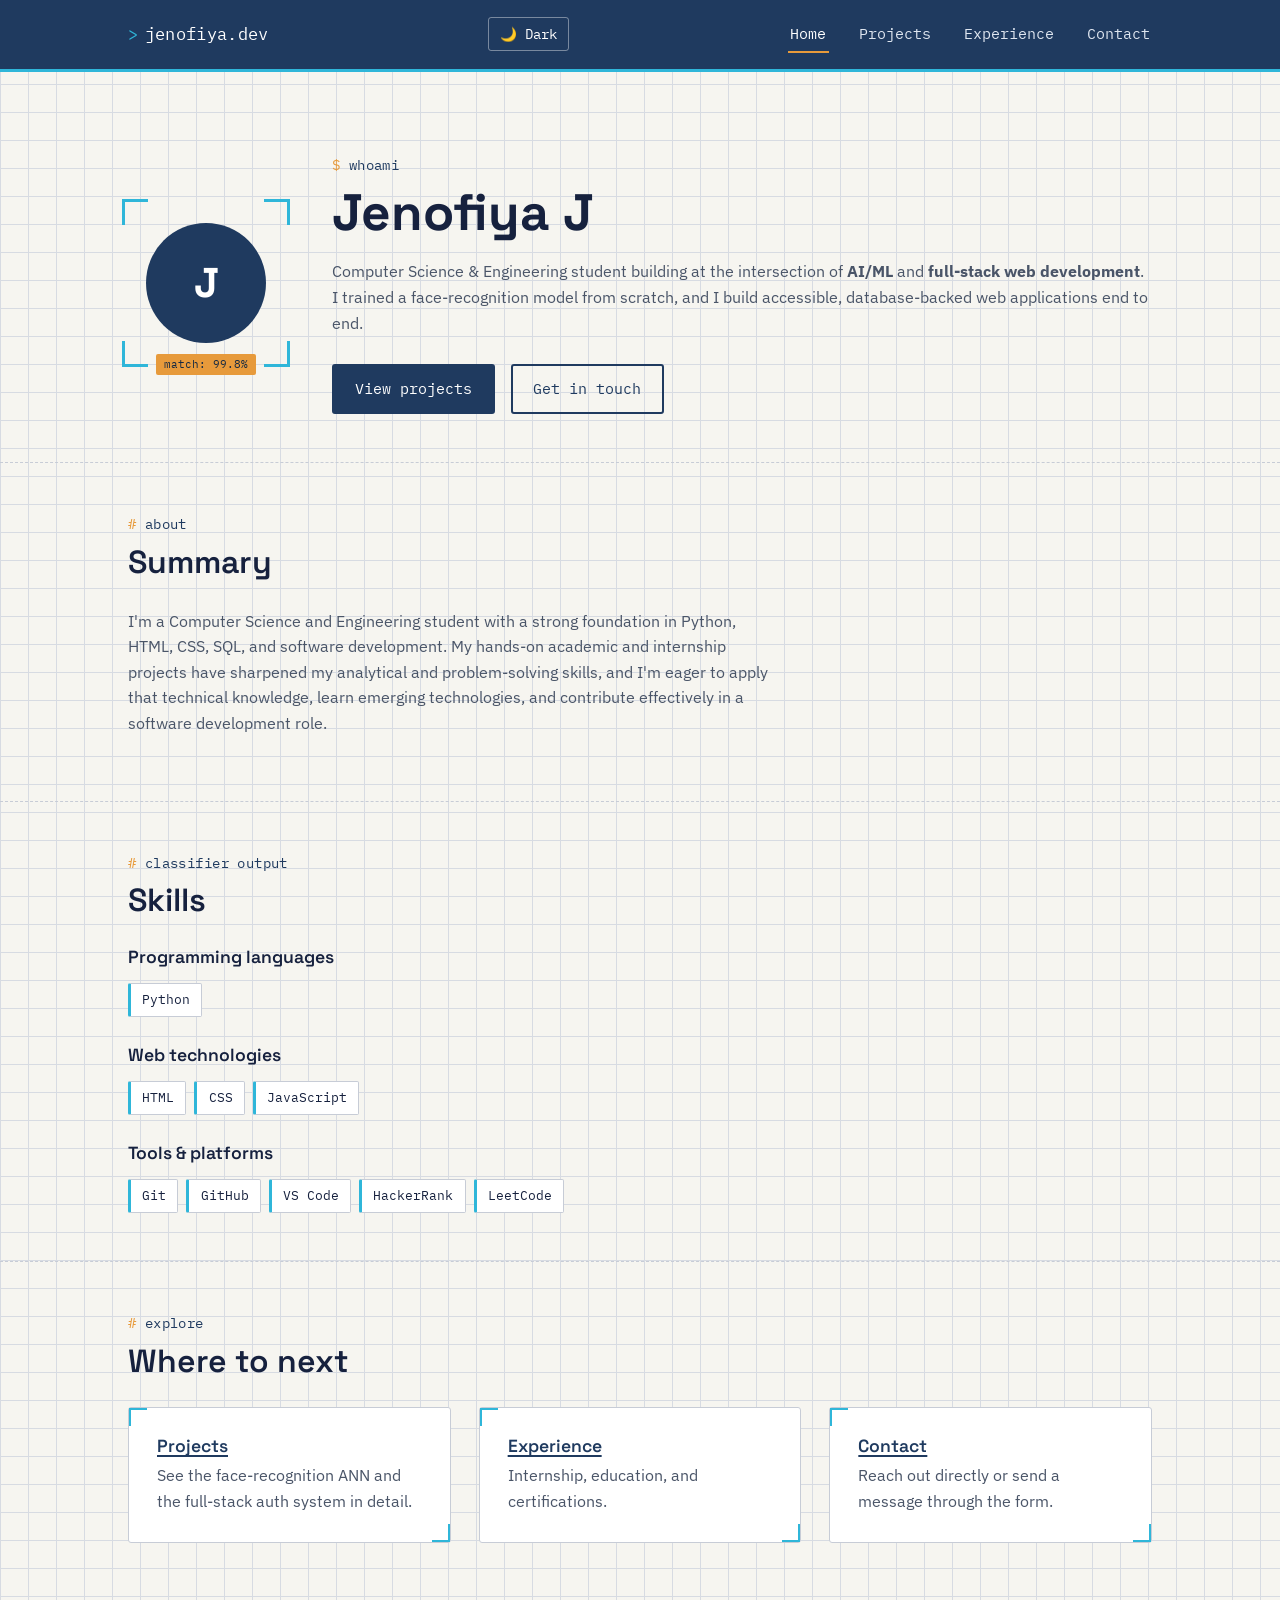
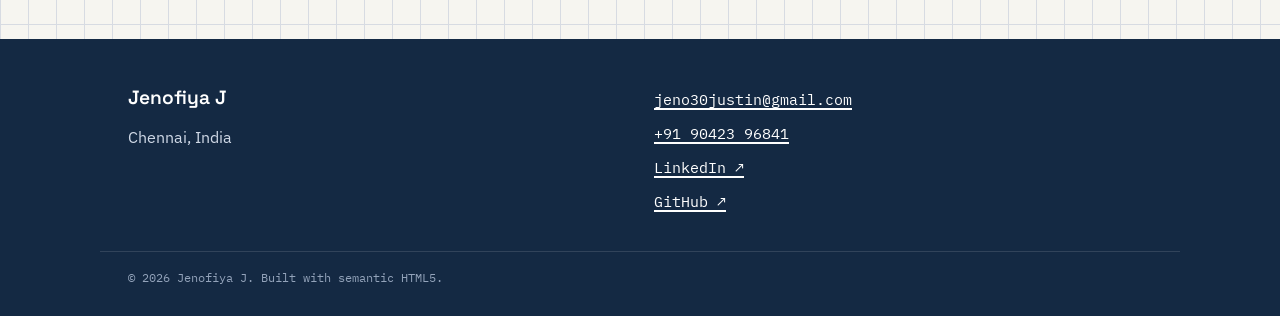
<file: index.html>
<!DOCTYPE html>
<html lang="en">
<head>
  <meta charset="UTF-8" />
  <meta name="viewport" content="width=device-width, initial-scale=1.0" />
  <title>Jenofiya J — Computer Science Engineering Student &amp; Developer</title>
  <meta name="description" content="Portfolio of Jenofiya J, a Computer Science and Engineering student specializing in Python, AI/ML, and full-stack web development. View projects, internship experience, and certifications." />
  <meta name="keywords" content="Jenofiya J, Computer Science student, Python developer, AI ML intern, web developer portfolio, Chennai" />
  <meta name="author" content="Jenofiya J" />
  <link rel="canonical" href="index.html" />

  <!-- Open Graph / social preview -->
  <meta property="og:type" content="website" />
  <meta property="og:title" content="Jenofiya J — Computer Science Engineering Student & Developer" />
  <meta property="og:description" content="AI/ML and full-stack web development portfolio: projects, internship experience, and certifications." />
  <meta property="og:url" content="index.html" />
  <meta name="twitter:card" content="summary" />

  <meta name="theme-color" content="#1f3a5f" />
  <link rel="icon" href="data:image/svg+xml,%3Csvg xmlns='http://www.w3.org/2000/svg' viewBox='0 0 100 100'%3E%3Crect width='100' height='100' rx='16' fill='%231f3a5f'/%3E%3Ctext x='50' y='68' font-size='58' font-family='monospace' fill='%232fb6d9' text-anchor='middle'%3EJ%3C/text%3E%3C/svg%3E" />

  <link rel="preconnect" href="https://fonts.googleapis.com" />
  <link rel="preconnect" href="https://fonts.gstatic.com" crossorigin />
  <link href="https://fonts.googleapis.com/css2?family=IBM+Plex+Mono:wght@400;500&family=IBM+Plex+Sans:wght@400;500&family=Space+Grotesk:wght@500;700&display=swap" rel="stylesheet" />
  <link rel="stylesheet" href="style.css" />
</head>
<body>
  <a class="skip-link" href="#main">Skip to main content</a>

  <header class="site-header">
    <div class="nav-bar">
      <a class="brand" href="index.html"><span class="prompt">&gt;</span> jenofiya.dev</a>
      <div class="nav-controls">
        <button class="theme-toggle" type="button" aria-pressed="false">🌙 Dark</button>
        <button class="nav-toggle" type="button" aria-expanded="false" aria-controls="primary-nav">
          Menu
        </button>
      </div>
      <nav class="main-nav" id="primary-nav" aria-label="Primary">
        <ul>
          <li><a href="index.html" aria-current="page">Home</a></li>
          <li><a href="projects.html">Projects</a></li>
          <li><a href="experience.html">Experience</a></li>
          <li><a href="contact.html">Contact</a></li>
        </ul>
      </nav>
    </div>
  </header>

  <main id="main">
    <section class="hero" aria-labelledby="hero-heading">
      <div class="container hero-grid">
        <div class="scan-frame" aria-hidden="true">
          <div class="avatar">J</div>
          <span class="corner tl"></span>
          <span class="corner tr"></span>
          <span class="corner bl"></span>
          <span class="corner br"></span>
          <span class="tag">match: 99.8%</span>
        </div>
        <div>
          <span class="eyebrow"><span class="prompt">$</span> whoami</span>
          <h1 id="hero-heading">Jenofiya J</h1>
          <p>
            Computer Science &amp; Engineering student building at the intersection of
            <strong>AI/ML</strong> and <strong>full-stack web development</strong>. I trained a
            face-recognition model from scratch, and I build accessible, database-backed web
            applications end to end.
          </p>
          <div class="hero-actions">
            <a class="btn btn-primary" href="projects.html">View projects</a>
            <a class="btn btn-secondary" href="contact.html">Get in touch</a>
          </div>
        </div>
      </div>
    </section>

    <section aria-labelledby="about-heading">
      <div class="container">
        <div class="section-head">
          <span class="eyebrow"><span class="prompt">#</span> about</span>
          <h2 id="about-heading">Summary</h2>
        </div>
        <p style="max-width: 65ch;">
          I'm a Computer Science and Engineering student with a strong foundation in Python,
          HTML, CSS, SQL, and software development. My hands-on academic and internship
          projects have sharpened my analytical and problem-solving skills, and I'm eager to
          apply that technical knowledge, learn emerging technologies, and contribute
          effectively in a software development role.
        </p>
      </div>
    </section>

    <section aria-labelledby="skills-heading">
      <div class="container">
        <div class="section-head">
          <span class="eyebrow"><span class="prompt">#</span> classifier output</span>
          <h2 id="skills-heading">Skills</h2>
        </div>

        <h3>Programming languages</h3>
        <ul class="chip-row" aria-label="Programming languages">
          <li class="chip">Python</li>
        </ul>

        <h3 style="margin-top: var(--space-3);">Web technologies</h3>
        <ul class="chip-row" aria-label="Web technologies">
          <li class="chip">HTML</li>
          <li class="chip">CSS</li>
          <li class="chip">JavaScript</li>
        </ul>

        <h3 style="margin-top: var(--space-3);">Tools &amp; platforms</h3>
        <ul class="chip-row" aria-label="Tools and platforms">
          <li class="chip">Git</li>
          <li class="chip">GitHub</li>
          <li class="chip">VS Code</li>
          <li class="chip">HackerRank</li>
          <li class="chip">LeetCode</li>
        </ul>
      </div>
    </section>

    <section aria-labelledby="quicklinks-heading">
      <div class="container">
        <div class="section-head">
          <span class="eyebrow"><span class="prompt">#</span> explore</span>
          <h2 id="quicklinks-heading">Where to next</h2>
        </div>
        <div class="card-grid">
          <article class="card">
            <h3><a href="projects.html">Projects</a></h3>
            <p style="margin-bottom:0;">See the face-recognition ANN and the full-stack auth system in detail.</p>
          </article>
          <article class="card">
            <h3><a href="experience.html">Experience</a></h3>
            <p style="margin-bottom:0;">Internship, education, and certifications.</p>
          </article>
          <article class="card">
            <h3><a href="contact.html">Contact</a></h3>
            <p style="margin-bottom:0;">Reach out directly or send a message through the form.</p>
          </article>
        </div>
      </div>
    </section>
  </main>

  <footer class="site-footer">
    <div class="container footer-grid">
      <div>
        <h2 style="color:#fff; font-size:1.2rem;">Jenofiya J</h2>
        <p style="color:#cfd8e6;">Chennai, India</p>
      </div>
      <div>
        <h2 class="visually-hidden">Contact links</h2>
        <ul class="contact-info-list">
          <li><a href="mailto:jeno30justin@gmail.com">jeno30justin@gmail.com</a></li>
          <li><a href="tel:+919042396841">+91 90423 96841</a></li>
          <!-- Add your real profile URLs here -->
          <li><a href="#">LinkedIn ↗</a></li>
          <li><a href="#">GitHub ↗</a></li>
        </ul>
      </div>
    </div>
    <p class="footer-note container">© 2026 Jenofiya J. Built with semantic HTML5.</p>
  </footer>

  <script src="script.js"></script>
</body>
</html>
</file>
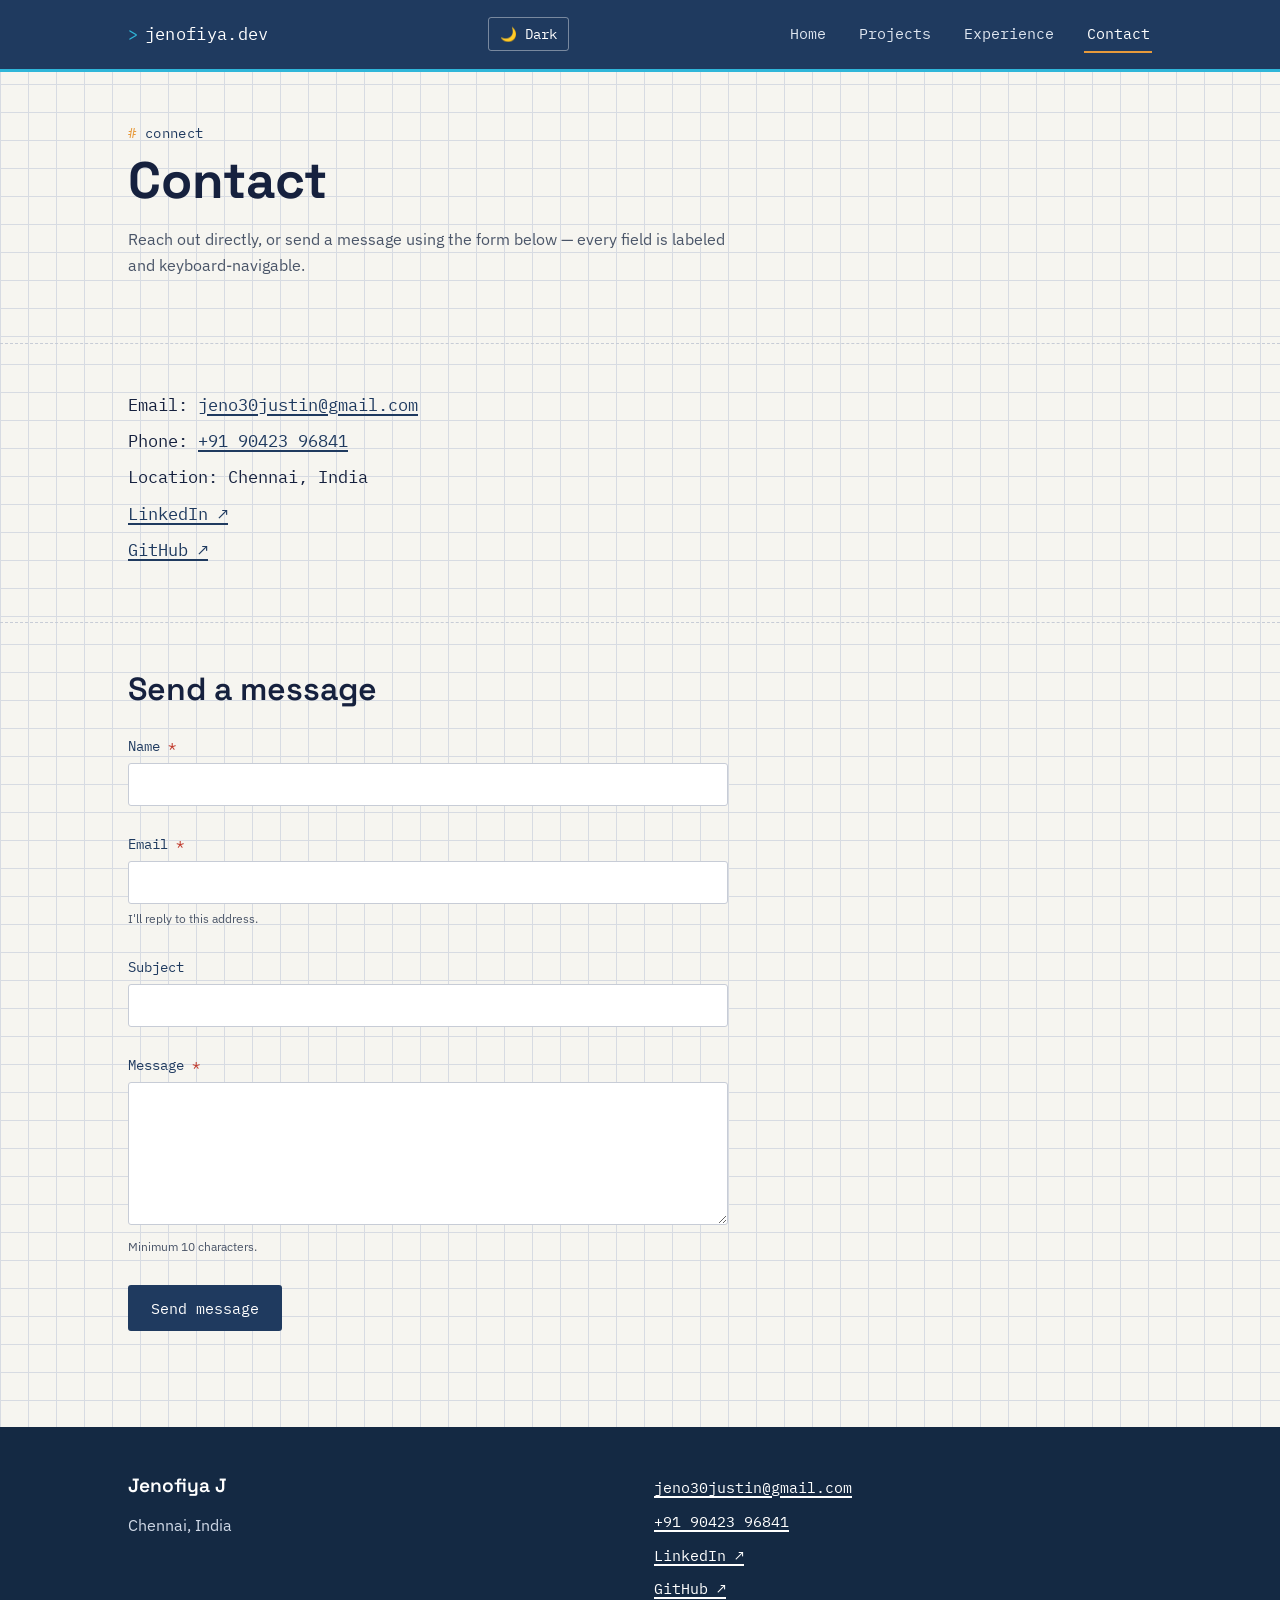
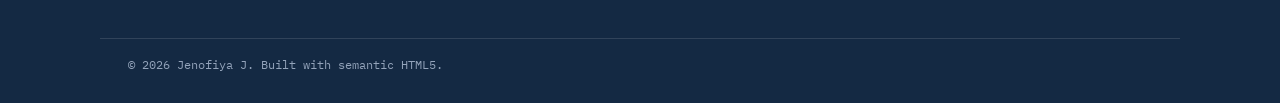
<file: contact.html>
<!DOCTYPE html>
<html lang="en">
<head>
  <meta charset="UTF-8" />
  <meta name="viewport" content="width=device-width, initial-scale=1.0" />
  <title>Contact — Jenofiya J</title>
  <meta name="description" content="Get in touch with Jenofiya J, a Computer Science and Engineering student and developer based in Chennai, India." />
  <meta name="keywords" content="Jenofiya J contact, hire computer science student Chennai" />
  <meta name="author" content="Jenofiya J" />
  <link rel="canonical" href="contact.html" />

  <meta property="og:type" content="website" />
  <meta property="og:title" content="Contact — Jenofiya J" />
  <meta property="og:description" content="Reach out directly or send a message through the accessible contact form." />
  <meta property="og:url" content="contact.html" />
  <meta name="twitter:card" content="summary" />

  <meta name="theme-color" content="#1f3a5f" />
  <link rel="icon" href="data:image/svg+xml,%3Csvg xmlns='http://www.w3.org/2000/svg' viewBox='0 0 100 100'%3E%3Crect width='100' height='100' rx='16' fill='%231f3a5f'/%3E%3Ctext x='50' y='68' font-size='58' font-family='monospace' fill='%232fb6d9' text-anchor='middle'%3EJ%3C/text%3E%3C/svg%3E" />

  <link rel="preconnect" href="https://fonts.googleapis.com" />
  <link rel="preconnect" href="https://fonts.gstatic.com" crossorigin />
  <link href="https://fonts.googleapis.com/css2?family=IBM+Plex+Mono:wght@400;500&family=IBM+Plex+Sans:wght@400;500&family=Space+Grotesk:wght@500;700&display=swap" rel="stylesheet" />
  <link rel="stylesheet" href="style.css" />
</head>
<body>
  <a class="skip-link" href="#main">Skip to main content</a>

  <header class="site-header">
    <div class="nav-bar">
      <a class="brand" href="index.html"><span class="prompt">&gt;</span> jenofiya.dev</a>
      <div class="nav-controls">
        <button class="theme-toggle" type="button" aria-pressed="false">🌙 Dark</button>
        <button class="nav-toggle" type="button" aria-expanded="false" aria-controls="primary-nav">
          Menu
        </button>
      </div>
      <nav class="main-nav" id="primary-nav" aria-label="Primary">
        <ul>
          <li><a href="index.html">Home</a></li>
          <li><a href="projects.html">Projects</a></li>
          <li><a href="experience.html">Experience</a></li>
          <li><a href="contact.html" aria-current="page">Contact</a></li>
        </ul>
      </nav>
    </div>
  </header>

  <main id="main">
    <section aria-labelledby="page-heading">
      <div class="container">
        <span class="eyebrow"><span class="prompt">#</span> connect</span>
        <h1 id="page-heading">Contact</h1>
        <p style="max-width: 60ch;">Reach out directly, or send a message using the form below — every field is labeled and keyboard-navigable.</p>
      </div>
    </section>

    <section aria-labelledby="direct-heading">
      <div class="container">
        <h2 id="direct-heading" class="visually-hidden">Direct contact details</h2>
        <ul class="contact-info-list" style="font-size: 1.05rem;">
          <li>Email: <a href="mailto:jeno30justin@gmail.com">jeno30justin@gmail.com</a></li>
          <li>Phone: <a href="tel:+919042396841">+91 90423 96841</a></li>
          <li>Location: Chennai, India</li>
          <!-- Add your real profile URLs here -->
          <li><a href="#">LinkedIn ↗</a></li>
          <li><a href="#">GitHub ↗</a></li>
        </ul>
      </div>
    </section>

    <section aria-labelledby="form-heading">
      <div class="container">
        <div class="section-head">
          <h2 id="form-heading">Send a message</h2>
        </div>

        <div id="form-status" aria-live="polite"></div>

        <form id="contact-form" novalidate style="max-width: 600px;">
          <div class="form-field">
            <label for="name">Name <span class="required-marker" aria-hidden="true">*</span></label>
            <input
              type="text"
              id="name"
              name="name"
              autocomplete="name"
              required
              aria-required="true"
              aria-describedby="name-error"
            />
            <p class="error" id="name-error" role="alert"></p>
          </div>

          <div class="form-field">
            <label for="email">Email <span class="required-marker" aria-hidden="true">*</span></label>
            <input
              type="email"
              id="email"
              name="email"
              autocomplete="email"
              required
              aria-required="true"
              aria-describedby="email-hint email-error"
            />
            <p class="hint" id="email-hint">I'll reply to this address.</p>
            <p class="error" id="email-error" role="alert"></p>
          </div>

          <div class="form-field">
            <label for="subject">Subject</label>
            <input
              type="text"
              id="subject"
              name="subject"
              autocomplete="off"
            />
          </div>

          <div class="form-field">
            <label for="message">Message <span class="required-marker" aria-hidden="true">*</span></label>
            <textarea
              id="message"
              name="message"
              rows="6"
              required
              aria-required="true"
              aria-describedby="message-hint message-error"
            ></textarea>
            <p class="hint" id="message-hint">Minimum 10 characters.</p>
            <p class="error" id="message-error" role="alert"></p>
          </div>

          <button type="submit" class="btn btn-primary">Send message</button>
        </form>
      </div>
    </section>
  </main>

  <footer class="site-footer">
    <div class="container footer-grid">
      <div>
        <h2 style="color:#fff; font-size:1.2rem;">Jenofiya J</h2>
        <p style="color:#cfd8e6;">Chennai, India</p>
      </div>
      <div>
        <h2 class="visually-hidden">Contact links</h2>
        <ul class="contact-info-list">
          <li><a href="mailto:jeno30justin@gmail.com">jeno30justin@gmail.com</a></li>
          <li><a href="tel:+919042396841">+91 90423 96841</a></li>
          <li><a href="#">LinkedIn ↗</a></li>
          <li><a href="#">GitHub ↗</a></li>
        </ul>
      </div>
    </div>
    <p class="footer-note container">© 2026 Jenofiya J. Built with semantic HTML5.</p>
  </footer>

  <script src="script.js"></script>
</body>
</html>
</file>
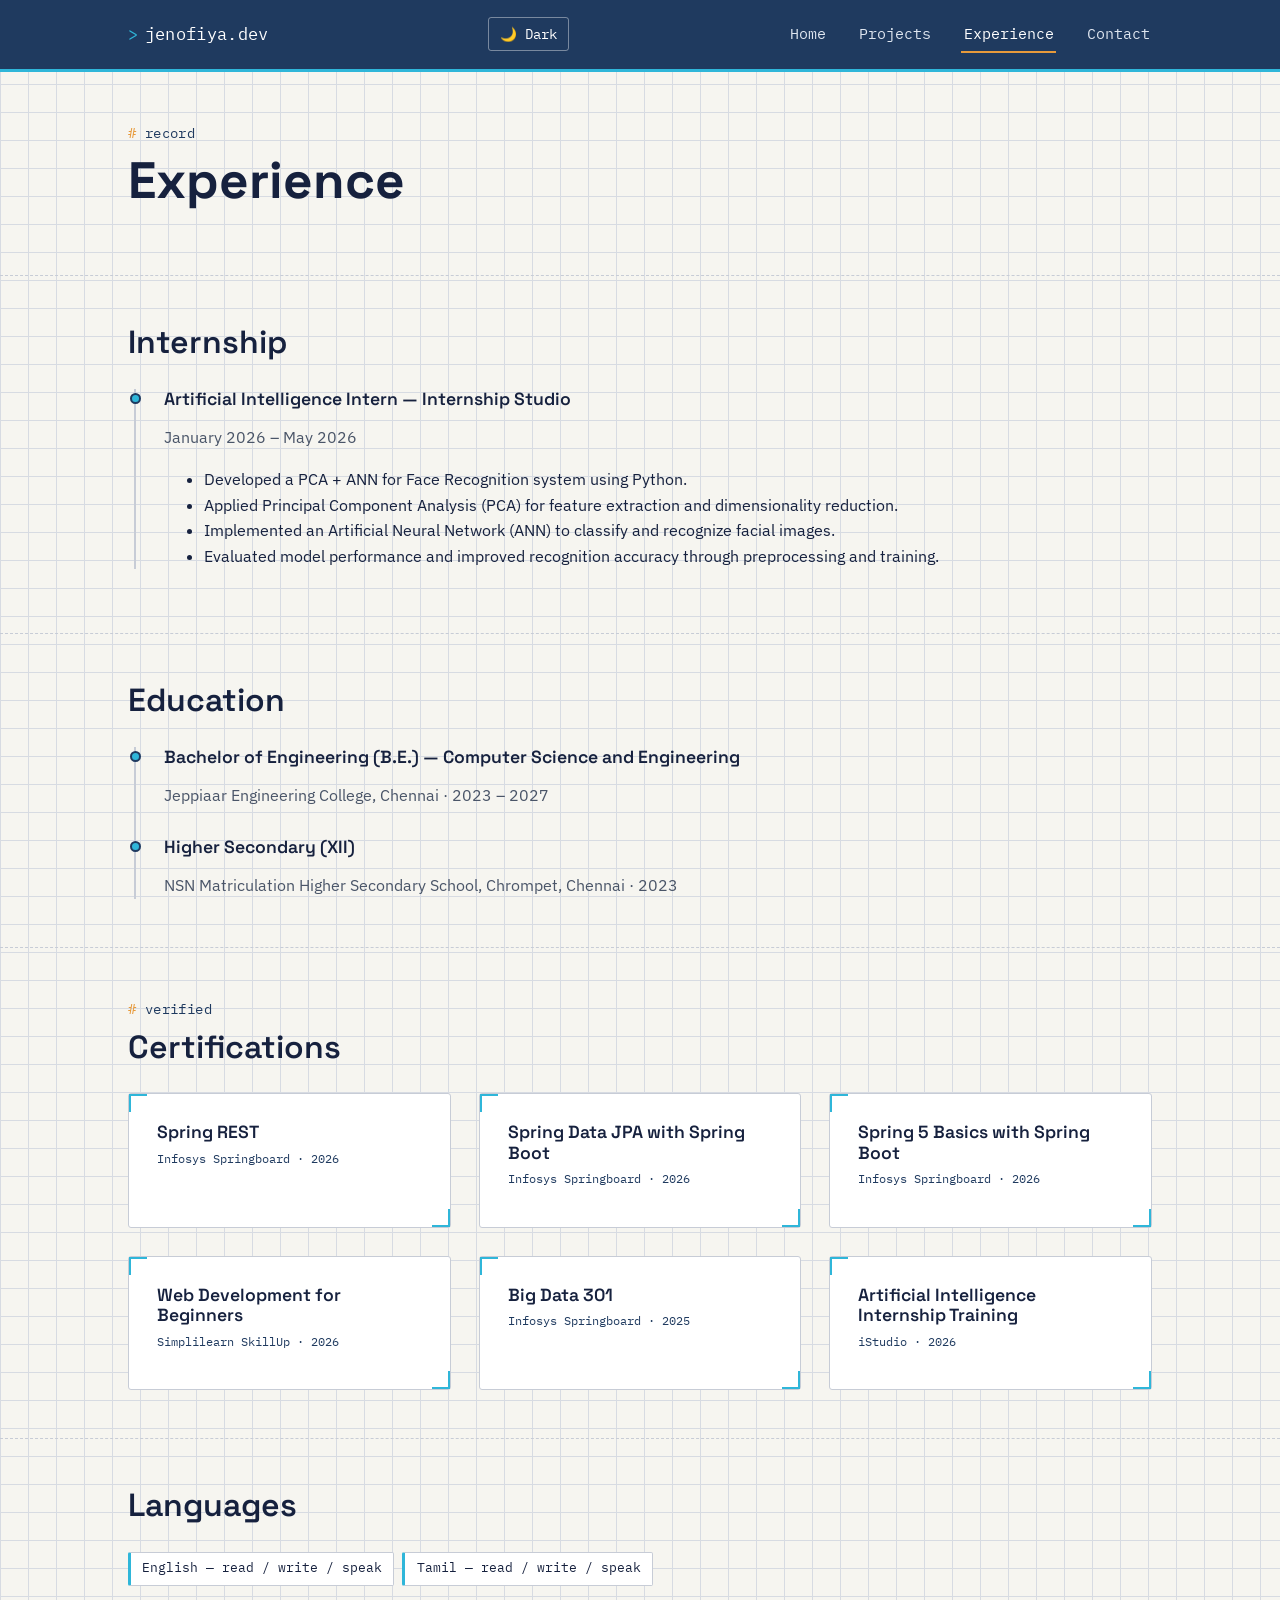
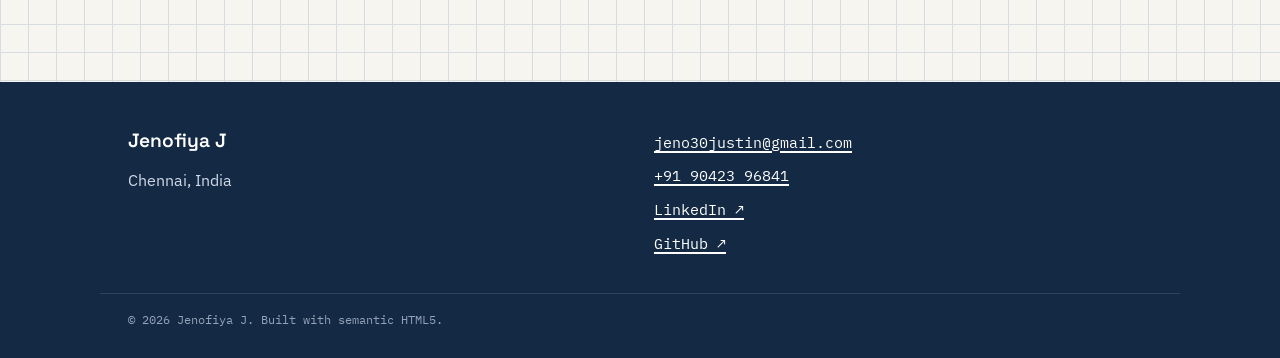
<file: experience.html>
<!DOCTYPE html>
<html lang="en">
<head>
  <meta charset="UTF-8" />
  <meta name="viewport" content="width=device-width, initial-scale=1.0" />
  <title>Experience — Jenofiya J</title>
  <meta name="description" content="Internship experience, education, and certifications of Jenofiya J, including an AI internship at Internship Studio and certifications from Infosys Springboard and Simplilearn." />
  <meta name="keywords" content="Jenofiya J experience, AI internship, Jeppiaar Engineering College, Infosys Springboard certifications" />
  <meta name="author" content="Jenofiya J" />
  <link rel="canonical" href="experience.html" />

  <meta property="og:type" content="website" />
  <meta property="og:title" content="Experience — Jenofiya J" />
  <meta property="og:description" content="AI internship, education, and certifications." />
  <meta property="og:url" content="experience.html" />
  <meta name="twitter:card" content="summary" />

  <meta name="theme-color" content="#1f3a5f" />
  <link rel="icon" href="data:image/svg+xml,%3Csvg xmlns='http://www.w3.org/2000/svg' viewBox='0 0 100 100'%3E%3Crect width='100' height='100' rx='16' fill='%231f3a5f'/%3E%3Ctext x='50' y='68' font-size='58' font-family='monospace' fill='%232fb6d9' text-anchor='middle'%3EJ%3C/text%3E%3C/svg%3E" />

  <link rel="preconnect" href="https://fonts.googleapis.com" />
  <link rel="preconnect" href="https://fonts.gstatic.com" crossorigin />
  <link href="https://fonts.googleapis.com/css2?family=IBM+Plex+Mono:wght@400;500&family=IBM+Plex+Sans:wght@400;500&family=Space+Grotesk:wght@500;700&display=swap" rel="stylesheet" />
  <link rel="stylesheet" href="style.css" />
</head>
<body>
  <a class="skip-link" href="#main">Skip to main content</a>

  <header class="site-header">
    <div class="nav-bar">
      <a class="brand" href="index.html"><span class="prompt">&gt;</span> jenofiya.dev</a>
      <div class="nav-controls">
        <button class="theme-toggle" type="button" aria-pressed="false">🌙 Dark</button>
        <button class="nav-toggle" type="button" aria-expanded="false" aria-controls="primary-nav">
          Menu
        </button>
      </div>
      <nav class="main-nav" id="primary-nav" aria-label="Primary">
        <ul>
          <li><a href="index.html">Home</a></li>
          <li><a href="projects.html">Projects</a></li>
          <li><a href="experience.html" aria-current="page">Experience</a></li>
          <li><a href="contact.html">Contact</a></li>
        </ul>
      </nav>
    </div>
  </header>

  <main id="main">
    <section aria-labelledby="page-heading">
      <div class="container">
        <span class="eyebrow"><span class="prompt">#</span> record</span>
        <h1 id="page-heading">Experience</h1>
      </div>
    </section>

    <section aria-labelledby="internship-heading">
      <div class="container">
        <div class="section-head">
          <h2 id="internship-heading">Internship</h2>
        </div>
        <div class="timeline">
          <div class="timeline-item">
            <h3>Artificial Intelligence Intern — Internship Studio</h3>
            <span class="meta" style="color: var(--ink-soft); display:block; margin-bottom:0.5rem;">January 2026 – May 2026</span>
            <ul>
              <li>Developed a PCA + ANN for Face Recognition system using Python.</li>
              <li>Applied Principal Component Analysis (PCA) for feature extraction and dimensionality reduction.</li>
              <li>Implemented an Artificial Neural Network (ANN) to classify and recognize facial images.</li>
              <li>Evaluated model performance and improved recognition accuracy through preprocessing and training.</li>
            </ul>
          </div>
        </div>
      </div>
    </section>

    <section aria-labelledby="education-heading">
      <div class="container">
        <div class="section-head">
          <h2 id="education-heading">Education</h2>
        </div>
        <div class="timeline">
          <div class="timeline-item">
            <h3>Bachelor of Engineering (B.E.) — Computer Science and Engineering</h3>
            <p style="margin-bottom:0;">Jeppiaar Engineering College, Chennai · 2023 – 2027</p>
          </div>
          <div class="timeline-item">
            <h3>Higher Secondary (XII)</h3>
            <p style="margin-bottom:0;">NSN Matriculation Higher Secondary School, Chrompet, Chennai · 2023</p>
          </div>
        </div>
      </div>
    </section>

    <section aria-labelledby="certs-heading">
      <div class="container">
        <div class="section-head">
          <span class="eyebrow"><span class="prompt">#</span> verified</span>
          <h2 id="certs-heading">Certifications</h2>
        </div>
        <div class="card-grid">
          <article class="card">
            <h3>Spring REST</h3>
            <span class="meta">Infosys Springboard · 2026</span>
          </article>
          <article class="card">
            <h3>Spring Data JPA with Spring Boot</h3>
            <span class="meta">Infosys Springboard · 2026</span>
          </article>
          <article class="card">
            <h3>Spring 5 Basics with Spring Boot</h3>
            <span class="meta">Infosys Springboard · 2026</span>
          </article>
          <article class="card">
            <h3>Web Development for Beginners</h3>
            <span class="meta">Simplilearn SkillUp · 2026</span>
          </article>
          <article class="card">
            <h3>Big Data 301</h3>
            <span class="meta">Infosys Springboard · 2025</span>
          </article>
          <article class="card">
            <h3>Artificial Intelligence Internship Training</h3>
            <span class="meta">iStudio · 2026</span>
          </article>
        </div>
      </div>
    </section>

    <section aria-labelledby="languages-heading">
      <div class="container">
        <div class="section-head">
          <h2 id="languages-heading">Languages</h2>
        </div>
        <ul class="chip-row" aria-label="Languages known">
          <li class="chip">English — read / write / speak</li>
          <li class="chip">Tamil — read / write / speak</li>
        </ul>
      </div>
    </section>
  </main>

  <footer class="site-footer">
    <div class="container footer-grid">
      <div>
        <h2 style="color:#fff; font-size:1.2rem;">Jenofiya J</h2>
        <p style="color:#cfd8e6;">Chennai, India</p>
      </div>
      <div>
        <h2 class="visually-hidden">Contact links</h2>
        <ul class="contact-info-list">
          <li><a href="mailto:jeno30justin@gmail.com">jeno30justin@gmail.com</a></li>
          <li><a href="tel:+919042396841">+91 90423 96841</a></li>
          <li><a href="#">LinkedIn ↗</a></li>
          <li><a href="#">GitHub ↗</a></li>
        </ul>
      </div>
    </div>
    <p class="footer-note container">© 2026 Jenofiya J. Built with semantic HTML5.</p>
  </footer>

  <script src="script.js"></script>
</body>
</html>
</file>
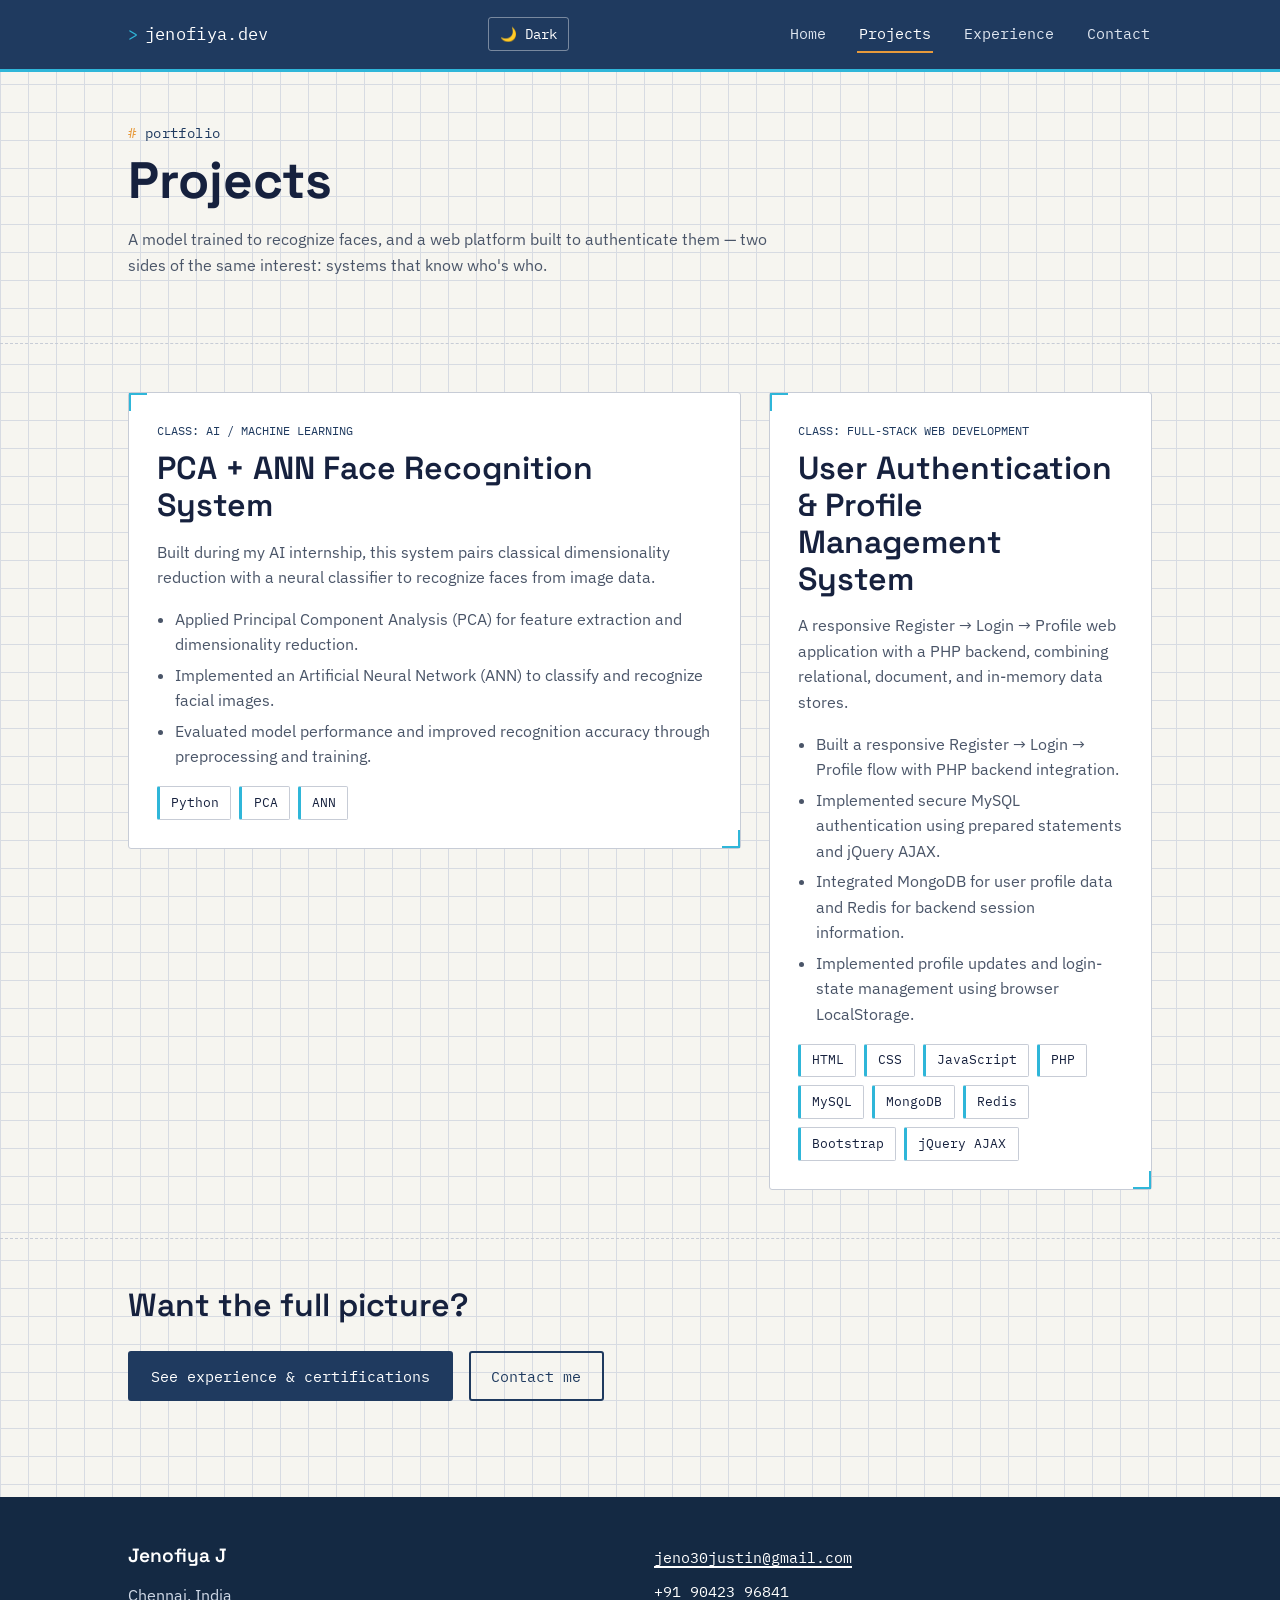
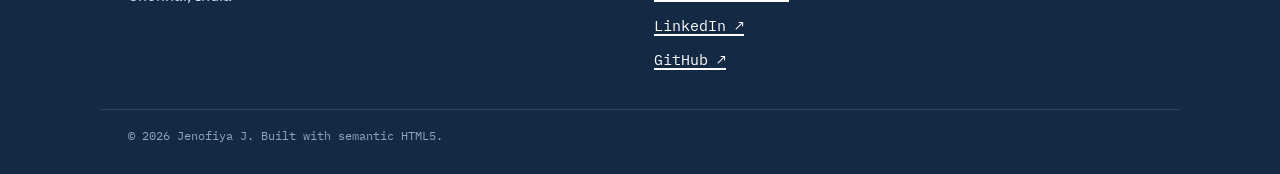
<file: projects.html>
<!DOCTYPE html>
<html lang="en">
<head>
  <meta charset="UTF-8" />
  <meta name="viewport" content="width=device-width, initial-scale=1.0" />
  <title>Projects — Jenofiya J</title>
  <meta name="description" content="Featured projects by Jenofiya J: a PCA + ANN face recognition system, and a full-stack user authentication and profile management system." />
  <meta name="keywords" content="Jenofiya J projects, face recognition PCA ANN, user authentication system, PHP MySQL MongoDB Redis" />
  <meta name="author" content="Jenofiya J" />
  <link rel="canonical" href="projects.html" />

  <meta property="og:type" content="website" />
  <meta property="og:title" content="Projects — Jenofiya J" />
  <meta property="og:description" content="A PCA + ANN face recognition system and a full-stack authentication platform." />
  <meta property="og:url" content="projects.html" />
  <meta name="twitter:card" content="summary" />

  <meta name="theme-color" content="#1f3a5f" />
  <link rel="icon" href="data:image/svg+xml,%3Csvg xmlns='http://www.w3.org/2000/svg' viewBox='0 0 100 100'%3E%3Crect width='100' height='100' rx='16' fill='%231f3a5f'/%3E%3Ctext x='50' y='68' font-size='58' font-family='monospace' fill='%232fb6d9' text-anchor='middle'%3EJ%3C/text%3E%3C/svg%3E" />

  <link rel="preconnect" href="https://fonts.googleapis.com" />
  <link rel="preconnect" href="https://fonts.gstatic.com" crossorigin />
  <link href="https://fonts.googleapis.com/css2?family=IBM+Plex+Mono:wght@400;500&family=IBM+Plex+Sans:wght@400;500&family=Space+Grotesk:wght@500;700&display=swap" rel="stylesheet" />
  <link rel="stylesheet" href="style.css" />
</head>
<body>
  <a class="skip-link" href="#main">Skip to main content</a>

  <header class="site-header">
    <div class="nav-bar">
      <a class="brand" href="index.html"><span class="prompt">&gt;</span> jenofiya.dev</a>
      <div class="nav-controls">
        <button class="theme-toggle" type="button" aria-pressed="false">🌙 Dark</button>
        <button class="nav-toggle" type="button" aria-expanded="false" aria-controls="primary-nav">
          Menu
        </button>
      </div>
      <nav class="main-nav" id="primary-nav" aria-label="Primary">
        <ul>
          <li><a href="index.html">Home</a></li>
          <li><a href="projects.html" aria-current="page">Projects</a></li>
          <li><a href="experience.html">Experience</a></li>
          <li><a href="contact.html">Contact</a></li>
        </ul>
      </nav>
    </div>
  </header>

  <main id="main">
    <section aria-labelledby="page-heading">
      <div class="container">
        <span class="eyebrow"><span class="prompt">#</span> portfolio</span>
        <h1 id="page-heading">Projects</h1>
        <p style="max-width: 65ch;">A model trained to recognize faces, and a web platform built to authenticate them — two sides of the same interest: systems that know who's who.</p>
      </div>
    </section>

    <section aria-labelledby="proj-1-heading">
      <div class="container">
        <div class="project-layout">
        <article class="card project-feature">
          <span class="meta">CLASS: AI / MACHINE LEARNING</span>
          <h2 id="proj-1-heading">PCA + ANN Face Recognition System</h2>
          <p>
            Built during my AI internship, this system pairs classical dimensionality
            reduction with a neural classifier to recognize faces from image data.
          </p>
          <ul>
            <li>Applied Principal Component Analysis (PCA) for feature extraction and dimensionality reduction.</li>
            <li>Implemented an Artificial Neural Network (ANN) to classify and recognize facial images.</li>
            <li>Evaluated model performance and improved recognition accuracy through preprocessing and training.</li>
          </ul>
          <div class="chip-row" style="margin-top: var(--space-2);" aria-label="Technologies used">
            <span class="chip">Python</span>
            <span class="chip">PCA</span>
            <span class="chip">ANN</span>
          </div>
        </article>

        <article class="card project-secondary" aria-labelledby="proj-2-heading">
          <span class="meta">CLASS: FULL-STACK WEB DEVELOPMENT</span>
          <h2 id="proj-2-heading">User Authentication &amp; Profile Management System</h2>
          <p>
            A responsive Register → Login → Profile web application with a PHP backend,
            combining relational, document, and in-memory data stores.
          </p>
          <ul>
            <li>Built a responsive Register → Login → Profile flow with PHP backend integration.</li>
            <li>Implemented secure MySQL authentication using prepared statements and jQuery AJAX.</li>
            <li>Integrated MongoDB for user profile data and Redis for backend session information.</li>
            <li>Implemented profile updates and login-state management using browser LocalStorage.</li>
          </ul>
          <div class="chip-row" style="margin-top: var(--space-2);" aria-label="Technologies used">
            <span class="chip">HTML</span>
            <span class="chip">CSS</span>
            <span class="chip">JavaScript</span>
            <span class="chip">PHP</span>
            <span class="chip">MySQL</span>
            <span class="chip">MongoDB</span>
            <span class="chip">Redis</span>
            <span class="chip">Bootstrap</span>
            <span class="chip">jQuery AJAX</span>
          </div>
        </article>
        </div>
      </div>
    </section>

    <section aria-labelledby="more-heading">
      <div class="container">
        <div class="section-head">
          <h2 id="more-heading">Want the full picture?</h2>
        </div>
        <div class="hero-actions">
          <a class="btn btn-primary" href="experience.html">See experience &amp; certifications</a>
          <a class="btn btn-secondary" href="contact.html">Contact me</a>
        </div>
      </div>
    </section>
  </main>

  <footer class="site-footer">
    <div class="container footer-grid">
      <div>
        <h2 style="color:#fff; font-size:1.2rem;">Jenofiya J</h2>
        <p style="color:#cfd8e6;">Chennai, India</p>
      </div>
      <div>
        <h2 class="visually-hidden">Contact links</h2>
        <ul class="contact-info-list">
          <li><a href="mailto:jeno30justin@gmail.com">jeno30justin@gmail.com</a></li>
          <li><a href="tel:+919042396841">+91 90423 96841</a></li>
          <li><a href="#">LinkedIn ↗</a></li>
          <li><a href="#">GitHub ↗</a></li>
        </ul>
      </div>
    </div>
    <p class="footer-note container">© 2026 Jenofiya J. Built with semantic HTML5.</p>
  </footer>

  <script src="script.js"></script>
</body>
</html>
</file>
<file: style.css>
/* =========================================================
   JENOFIYA J — PORTFOLIO
   Design language: "engineering notebook meets detection output"
   Mobile-first: base rules target small screens, min-width
   media queries layer on tablet/desktop enhancements.
   ========================================================= */

:root {
  /* ---- Light theme (default) ---- */
  --paper: #f6f5f0;
  --paper-line: #d7dbe2;
  --ink: #16213e;
  --ink-soft: #4a5568;
  --blueprint: #1f3a5f;
  --blueprint-dark: #142943;
  --cyan: #2fb6d9;
  --amber: #e79a3b;
  --card-bg: #ffffff;
  --border: #c7ccd6;
  --focus: #e79a3b;
  --danger: #c0392b;
  --success: #1f7a4d;
  --header-bg: var(--blueprint);
  --footer-bg: var(--blueprint-dark);

  /* Type */
  --font-display: "Space Grotesk", "Segoe UI", sans-serif;
  --font-body: "IBM Plex Sans", "Segoe UI", sans-serif;
  --font-mono: "IBM Plex Mono", "Courier New", monospace;

  /* Layout */
  --max-width: 1080px;
  --radius: 3px;
  --space-1: 0.5rem;
  --space-2: 1rem;
  --space-3: 1.75rem;
  --space-4: 3rem;
  --space-5: 5rem;

  color-scheme: light;
}

/* ---- Dark theme: manual toggle wins, else follow system ---- */
[data-theme="dark"] {
  --paper: #10182b;
  --paper-line: #1d2740;
  --ink: #e7ecf5;
  --ink-soft: #a9b4c9;
  --blueprint: #2fb6d9;
  --blueprint-dark: #16213e;
  --card-bg: #16213e;
  --border: #2b3757;
  --header-bg: #0c1322;
  --footer-bg: #0a0f1c;
  color-scheme: dark;
}

@media (prefers-color-scheme: dark) {
  :root:not([data-theme="light"]) {
    --paper: #10182b;
    --paper-line: #1d2740;
    --ink: #e7ecf5;
    --ink-soft: #a9b4c9;
    --blueprint: #2fb6d9;
    --blueprint-dark: #16213e;
    --card-bg: #16213e;
    --border: #2b3757;
    --header-bg: #0c1322;
    --footer-bg: #0a0f1c;
    color-scheme: dark;
  }
}

*, *::before, *::after { box-sizing: border-box; }

html { scroll-behavior: smooth; }

@media (prefers-reduced-motion: reduce) {
  html { scroll-behavior: auto; }
  *, *::before, *::after {
    animation-duration: 0.001ms !important;
    animation-iteration-count: 1 !important;
    transition-duration: 0.001ms !important;
    scroll-behavior: auto !important;
  }
}

body {
  margin: 0;
  font-family: var(--font-body);
  color: var(--ink);
  background-color: var(--paper);
  background-image:
    linear-gradient(var(--paper-line) 1px, transparent 1px),
    linear-gradient(90deg, var(--paper-line) 1px, transparent 1px);
  background-size: 28px 28px;
  line-height: 1.6;
  -webkit-font-smoothing: antialiased;
  transition: background-color 0.2s ease, color 0.2s ease;
}

h1, h2, h3, h4 {
  font-family: var(--font-display);
  color: var(--ink);
  line-height: 1.15;
  margin: 0 0 var(--space-2);
}

h1 { font-size: clamp(1.9rem, 6vw, 3.2rem); font-weight: 700; }
h2 { font-size: clamp(1.4rem, 4vw, 2rem); font-weight: 600; }
h3 { font-size: 1.1rem; font-weight: 600; }

p { margin: 0 0 var(--space-2); color: var(--ink-soft); }

a {
  color: var(--blueprint);
  text-decoration-thickness: 1.5px;
  text-underline-offset: 3px;
}
a:hover { color: var(--cyan); }

a:focus-visible,
button:focus-visible,
input:focus-visible,
textarea:focus-visible,
select:focus-visible,
[tabindex]:focus-visible {
  outline: 3px solid var(--focus);
  outline-offset: 3px;
  border-radius: 2px;
}

.skip-link {
  position: absolute;
  left: -999px;
  top: auto;
  background: var(--blueprint);
  color: #fff;
  padding: 0.75rem 1.25rem;
  z-index: 1000;
  font-family: var(--font-mono);
  font-size: 0.9rem;
  border-radius: 0 0 var(--radius) 0;
}
.skip-link:focus { left: 0; top: 0; }

.container {
  max-width: var(--max-width);
  margin: 0 auto;
  padding: 0 var(--space-2);
}
@media (min-width: 640px) {
  .container { padding: 0 var(--space-3); }
}

/* ---------- Header / Nav (mobile-first) ---------- */
.site-header {
  background: var(--header-bg);
  color: #fff;
  border-bottom: 3px solid var(--cyan);
  position: sticky;
  top: 0;
  z-index: 100;
}

.nav-bar {
  display: flex;
  flex-wrap: wrap;
  align-items: center;
  justify-content: space-between;
  gap: var(--space-1);
  padding: var(--space-2);
  max-width: var(--max-width);
  margin: 0 auto;
}
@media (min-width: 640px) {
  .nav-bar { padding: var(--space-2) var(--space-3); flex-wrap: nowrap; }
}

.brand {
  font-family: var(--font-mono);
  color: #fff;
  text-decoration: none;
  font-size: 1.05rem;
  letter-spacing: 0.02em;
  display: flex;
  align-items: baseline;
  gap: 0.4rem;
}
.brand:hover { color: var(--cyan); }
.brand .prompt { color: var(--cyan); }

.nav-controls {
  display: flex;
  align-items: center;
  gap: 0.5rem;
}

.nav-toggle,
.theme-toggle {
  background: transparent;
  border: 1px solid rgba(255,255,255,0.4);
  color: #fff;
  padding: 0.4rem 0.7rem;
  font-family: var(--font-mono);
  font-size: 0.85rem;
  border-radius: var(--radius);
  cursor: pointer;
  line-height: 1.4;
}
.nav-toggle:hover,
.theme-toggle:hover { border-color: var(--cyan); color: var(--cyan); }

/* Mobile: nav collapses behind the toggle, full width */
.main-nav {
  display: none;
  width: 100%;
  order: 3;
}
.main-nav.is-open { display: block; }
.main-nav ul {
  list-style: none;
  display: flex;
  flex-direction: column;
  gap: 0;
  margin: 0;
  padding: var(--space-2) 0;
  font-family: var(--font-mono);
  font-size: 0.92rem;
}
.main-nav a {
  color: #dfe6f0;
  text-decoration: none;
  padding: 0.6rem 0.2rem;
  border-bottom: 2px solid transparent;
  display: block;
}
.main-nav a:hover { color: #fff; border-bottom-color: var(--cyan); }
.main-nav a[aria-current="page"] { color: #fff; border-bottom-color: var(--amber); }

/* Tablet and up: full nav row, no hamburger */
@media (min-width: 721px) {
  .nav-toggle { display: none; }
  .main-nav {
    display: block;
    width: auto;
    order: 0;
  }
  .main-nav ul { flex-direction: row; gap: var(--space-3); padding: 0; }
  .main-nav a { padding: 0.35rem 0.15rem; }
}

/* ---------- Hero (mobile-first grid) ---------- */
.hero { padding: var(--space-4) 0 var(--space-3); }
@media (min-width: 640px) { .hero { padding: var(--space-5) 0 var(--space-4); } }

.hero-grid {
  display: grid;
  grid-template-columns: 1fr;
  justify-items: center;
  text-align: center;
  gap: var(--space-3);
}
@media (min-width: 640px) {
  .hero-grid {
    grid-template-columns: auto 1fr;
    justify-items: start;
    text-align: left;
    align-items: center;
    gap: var(--space-4);
  }
}

.scan-frame {
  position: relative;
  width: 130px;
  height: 130px;
  display: grid;
  place-items: center;
  font-family: var(--font-mono);
}
@media (min-width: 640px) { .scan-frame { width: 156px; height: 156px; } }

.scan-frame .avatar {
  width: 100px;
  height: 100px;
  border-radius: 50%;
  background: var(--blueprint);
  color: #fff;
  display: grid;
  place-items: center;
  font-family: var(--font-display);
  font-size: 2.2rem;
  font-weight: 700;
}
@media (min-width: 640px) { .scan-frame .avatar { width: 120px; height: 120px; font-size: 2.6rem; } }

.scan-frame .corner {
  position: absolute;
  width: 26px;
  height: 26px;
  border: 3px solid var(--cyan);
  opacity: 0;
  animation: corner-in 0.5s ease-out forwards;
}
.corner.tl { top: -6px; left: -6px; border-right: none; border-bottom: none; animation-delay: 0.1s; }
.corner.tr { top: -6px; right: -6px; border-left: none; border-bottom: none; animation-delay: 0.25s; }
.corner.bl { bottom: -6px; left: -6px; border-right: none; border-top: none; animation-delay: 0.4s; }
.corner.br { bottom: -6px; right: -6px; border-left: none; border-top: none; animation-delay: 0.55s; }

@keyframes corner-in {
  from { opacity: 0; transform: scale(1.4); }
  to { opacity: 1; transform: scale(1); }
}

.scan-frame .tag {
  position: absolute;
  bottom: -14px;
  left: 50%;
  transform: translateX(-50%);
  background: var(--amber);
  color: var(--blueprint-dark);
  font-size: 0.68rem;
  padding: 2px 8px;
  border-radius: 2px;
  white-space: nowrap;
  opacity: 0;
  animation: tag-in 0.4s ease-out 0.75s forwards;
}
@keyframes tag-in { to { opacity: 1; } }

.eyebrow {
  font-family: var(--font-mono);
  color: var(--blueprint);
  font-size: 0.85rem;
  letter-spacing: 0.03em;
  margin-bottom: 0.5rem;
  display: inline-block;
}
.eyebrow .prompt { color: var(--amber); }

.hero-actions {
  display: flex;
  gap: var(--space-2);
  flex-wrap: wrap;
  justify-content: center;
  margin-top: var(--space-3);
}
@media (min-width: 640px) { .hero-actions { justify-content: flex-start; } }

/* ---------- Buttons ---------- */
.btn {
  font-family: var(--font-mono);
  font-size: 0.92rem;
  padding: 0.7rem 1.3rem;
  border-radius: var(--radius);
  text-decoration: none;
  display: inline-block;
  border: 2px solid var(--blueprint);
  cursor: pointer;
}
.btn-primary { background: var(--blueprint); color: #fff; }
.btn-primary:hover { background: var(--blueprint-dark); color: #fff; }
.btn-secondary { background: transparent; color: var(--blueprint); }
.btn-secondary:hover { background: var(--blueprint); color: #fff; }

/* ---------- Sections ---------- */
section { padding: var(--space-3) 0; border-top: 1px dashed var(--border); }
@media (min-width: 640px) { section { padding: var(--space-4) 0; } }
section:first-of-type { border-top: none; }

.section-head { margin-bottom: var(--space-3); }

/* ---------- Chips ---------- */
.chip-row { display: flex; flex-wrap: wrap; gap: 0.5rem; padding: 0; margin: 0; list-style: none; }
.chip {
  font-family: var(--font-mono);
  font-size: 0.8rem;
  background: var(--card-bg);
  border: 1px solid var(--border);
  border-left: 3px solid var(--cyan);
  padding: 0.35rem 0.7rem;
  border-radius: 2px;
  color: var(--ink);
}

/* ---------- Cards: responsive auto-fit grid ---------- */
.card-grid {
  display: grid;
  grid-template-columns: 1fr;
  gap: var(--space-2);
}
@media (min-width: 480px) {
  .card-grid { grid-template-columns: repeat(auto-fit, minmax(240px, 1fr)); gap: var(--space-3); }
}

.card {
  background: var(--card-bg);
  border: 1px solid var(--border);
  border-radius: var(--radius);
  padding: var(--space-3);
  position: relative;
}
.card::before {
  content: "";
  position: absolute;
  top: 0; left: 0;
  width: 18px; height: 18px;
  border-top: 2px solid var(--cyan);
  border-left: 2px solid var(--cyan);
}
.card::after {
  content: "";
  position: absolute;
  bottom: 0; right: 0;
  width: 18px; height: 18px;
  border-bottom: 2px solid var(--cyan);
  border-right: 2px solid var(--cyan);
}
.card h3 { margin-bottom: 0.4rem; }
.card .meta {
  font-family: var(--font-mono);
  font-size: 0.78rem;
  color: var(--blueprint);
  margin-bottom: 0.6rem;
  display: block;
}
.card ul { margin: 0.6rem 0 0; padding-left: 1.1rem; color: var(--ink-soft); }
.card ul li { margin-bottom: 0.3rem; }

/* ---------- Project layout: 2D grid, feature + secondary ----------
   Mobile: single column stack.
   Desktop: named-area grid — feature project on the left, secondary
   project on the right. Demonstrates a genuine 2D grid, not just a
   repeated card row. ---------- */
.project-layout {
  display: grid;
  grid-template-columns: 1fr;
  grid-template-areas:
    "feature"
    "secondary";
  gap: var(--space-3);
}
@media (min-width: 860px) {
  .project-layout {
    grid-template-columns: 1.6fr 1fr;
    grid-template-areas: "feature secondary";
    align-items: start;
  }
}
.project-layout .project-feature { grid-area: feature; }
.project-layout .project-secondary { grid-area: secondary; }

/* ---------- Timeline ---------- */
.timeline { border-left: 2px solid var(--border); padding-left: var(--space-3); margin-left: 0.4rem; }
.timeline-item { position: relative; padding-bottom: var(--space-3); }
.timeline-item:last-child { padding-bottom: 0; }
.timeline-item::before {
  content: "";
  position: absolute;
  left: calc(-1 * var(--space-3) - 6px);
  top: 4px;
  width: 11px;
  height: 11px;
  background: var(--cyan);
  border: 2px solid var(--blueprint);
  border-radius: 50%;
}

/* ---------- Footer ---------- */
.site-footer {
  background: var(--footer-bg);
  color: #cfd8e6;
  padding: var(--space-4) 0 var(--space-3);
  margin-top: var(--space-4);
}
.site-footer a { color: #fff; }
.footer-grid { display: grid; grid-template-columns: 1fr; gap: var(--space-3); }
@media (min-width: 640px) { .footer-grid { grid-template-columns: 1fr 1fr; } }
.footer-note {
  font-family: var(--font-mono);
  font-size: 0.78rem;
  color: #93a3ba;
  margin-top: var(--space-3);
  border-top: 1px solid rgba(255,255,255,0.12);
  padding-top: var(--space-2);
}

/* ---------- Contact form ---------- */
.form-field { margin-bottom: var(--space-3); }
.form-field label {
  display: block;
  font-family: var(--font-mono);
  font-size: 0.85rem;
  color: var(--blueprint);
  margin-bottom: 0.35rem;
}
.form-field .hint { font-size: 0.78rem; color: var(--ink-soft); margin-top: 0.3rem; }
.form-field input,
.form-field textarea {
  width: 100%;
  font-family: var(--font-body);
  font-size: 1rem;
  padding: 0.65rem 0.8rem;
  border: 1.5px solid var(--border);
  border-radius: var(--radius);
  background: var(--card-bg);
  color: var(--ink);
}
.form-field input:invalid[data-touched="true"],
.form-field textarea:invalid[data-touched="true"] { border-color: var(--danger); }
.form-field .error {
  color: var(--danger);
  font-size: 0.82rem;
  margin-top: 0.35rem;
  display: none;
  font-family: var(--font-mono);
}
.form-field .error.is-visible { display: block; }
.required-marker { color: var(--danger); }

#form-status {
  font-family: var(--font-mono);
  font-size: 0.9rem;
  padding: 0.8rem 1rem;
  border-radius: var(--radius);
  margin-bottom: var(--space-3);
  display: none;
}
#form-status.is-visible { display: block; }
#form-status.status-success { background: #e6f4ec; color: var(--success); border: 1px solid var(--success); }
#form-status.status-error { background: #fbe9e7; color: var(--danger); border: 1px solid var(--danger); }
[data-theme="dark"] #form-status.status-success { background: #123322; }
[data-theme="dark"] #form-status.status-error { background: #3a1a16; }

.contact-info-list { list-style: none; padding: 0; margin: 0; font-family: var(--font-mono); font-size: 0.95rem; }
.contact-info-list li { margin-bottom: 0.6rem; }

.visually-hidden {
  position: absolute;
  width: 1px; height: 1px;
  padding: 0; margin: -1px;
  overflow: hidden;
  clip: rect(0,0,0,0);
  white-space: nowrap;
  border: 0;
}
</file>
